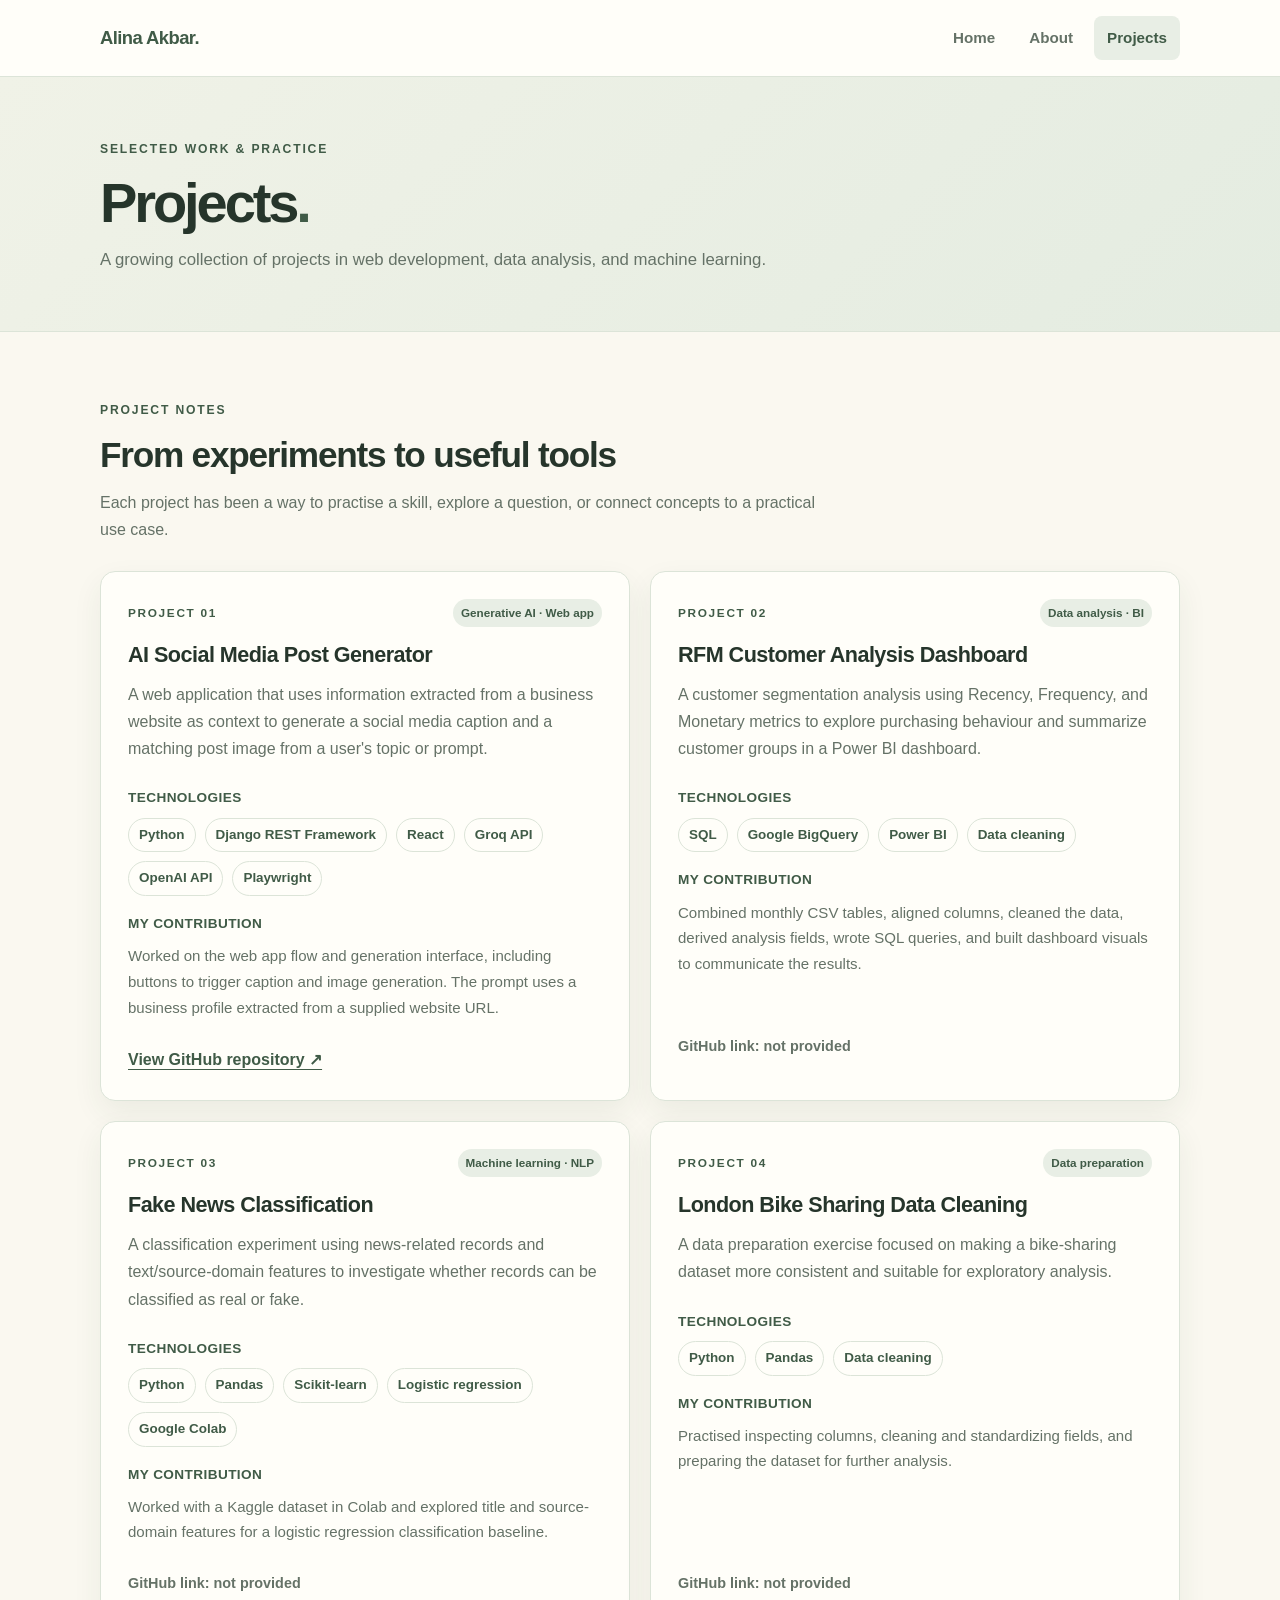
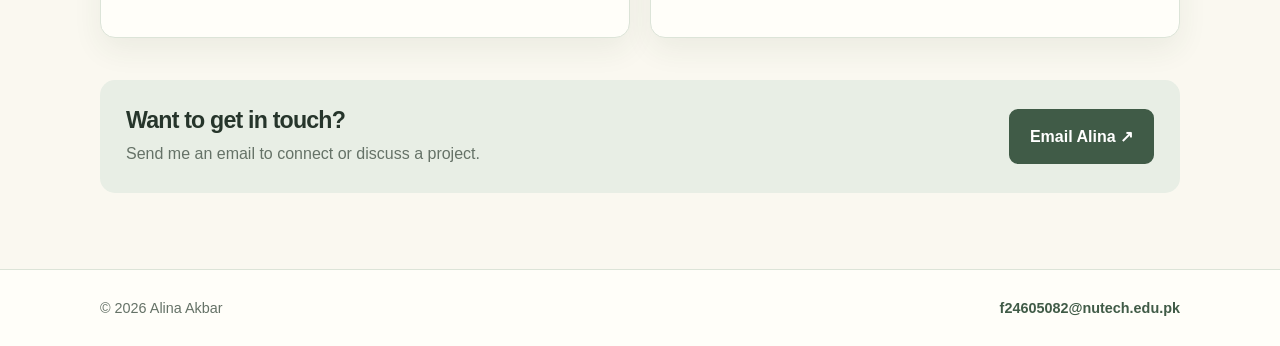
<file: projects.html>
<!DOCTYPE html>
<html lang="en">
<head>
    <meta charset="UTF-8">
    <meta name="viewport" content="width=device-width, initial-scale=1.0">
    <meta name="description" content="Selected software, data analysis, and machine learning projects by Alina Akbar.">
    <title>Alina Akbar | Projects</title>
    <link rel="stylesheet" href="style.css">
</head>
<body>
    <header class="site-header">
        <div class="container header-inner">
            <a class="brand" href="index.html">Alina Akbar<span class="brand-dot">.</span></a>
            <nav aria-label="Main navigation">
                <a href="index.html">Home</a>
                <a href="about.html">About</a>
                <a class="active" href="projects.html" aria-current="page">Projects</a>
            </nav>
        </div>
    </header>

    <main class="page-main">
        <section class="page-banner">
            <div class="container">
                <p class="eyebrow">SELECTED WORK &amp; PRACTICE</p>
                <h1>Projects<span class="brand-dot">.</span></h1>
                <p>A growing collection of projects in web development, data analysis, and machine learning.</p>
            </div>
        </section>

        <section class="section container">
            <div class="section-heading">
                <p class="eyebrow">PROJECT NOTES</p>
                <h2>From experiments to useful tools</h2>
                <p class="section-intro">Each project has been a way to practise a skill, explore a question, or connect concepts to a practical use case.</p>
            </div>

            <div class="projects-grid">
                <article class="project-card">
                    <div class="project-topline"><span class="project-number">PROJECT 01</span><span class="project-category">Generative AI · Web app</span></div>
                    <h2>AI Social Media Post Generator</h2>
                    <p>A web application that uses information extracted from a business website as context to generate a social media caption and a matching post image from a user's topic or prompt.</p>
                    <div class="project-detail"><h3>Technologies</h3><div class="tag-list"><span class="tag">Python</span><span class="tag">Django REST Framework</span><span class="tag">React</span><span class="tag">Groq API</span><span class="tag">OpenAI API</span><span class="tag">Playwright</span></div></div>
                    <div class="project-detail"><h3>My contribution</h3><p>Worked on the web app flow and generation interface, including buttons to trigger caption and image generation. The prompt uses a business profile extracted from a supplied website URL.</p></div>
                    <a class="project-link" href="https://github.com/Vesprr/social-media-posts-generator" target="_blank" rel="noopener noreferrer">View GitHub repository ↗</a>
                </article>

                <article class="project-card">
                    <div class="project-topline"><span class="project-number">PROJECT 02</span><span class="project-category">Data analysis · BI</span></div>
                    <h2>RFM Customer Analysis Dashboard</h2>
                    <p>A customer segmentation analysis using Recency, Frequency, and Monetary metrics to explore purchasing behaviour and summarize customer groups in a Power BI dashboard.</p>
                    <div class="project-detail"><h3>Technologies</h3><div class="tag-list"><span class="tag">SQL</span><span class="tag">Google BigQuery</span><span class="tag">Power BI</span><span class="tag">Data cleaning</span></div></div>
                    <div class="project-detail"><h3>My contribution</h3><p>Combined monthly CSV tables, aligned columns, cleaned the data, derived analysis fields, wrote SQL queries, and built dashboard visuals to communicate the results.</p></div>
                    <p class="project-link unavailable">GitHub link: not provided</p>
                </article>

                <article class="project-card">
                    <div class="project-topline"><span class="project-number">PROJECT 03</span><span class="project-category">Machine learning · NLP</span></div>
                    <h2>Fake News Classification</h2>
                    <p>A classification experiment using news-related records and text/source-domain features to investigate whether records can be classified as real or fake.</p>
                    <div class="project-detail"><h3>Technologies</h3><div class="tag-list"><span class="tag">Python</span><span class="tag">Pandas</span><span class="tag">Scikit-learn</span><span class="tag">Logistic regression</span><span class="tag">Google Colab</span></div></div>
                    <div class="project-detail"><h3>My contribution</h3><p>Worked with a Kaggle dataset in Colab and explored title and source-domain features for a logistic regression classification baseline.</p></div>
                    <p class="project-link unavailable">GitHub link: not provided</p>
                </article>

                <article class="project-card">
                    <div class="project-topline"><span class="project-number">PROJECT 04</span><span class="project-category">Data preparation</span></div>
                    <h2>London Bike Sharing Data Cleaning</h2>
                    <p>A data preparation exercise focused on making a bike-sharing dataset more consistent and suitable for exploratory analysis.</p>
                    <div class="project-detail"><h3>Technologies</h3><div class="tag-list"><span class="tag">Python</span><span class="tag">Pandas</span><span class="tag">Data cleaning</span></div></div>
                    <div class="project-detail"><h3>My contribution</h3><p>Practised inspecting columns, cleaning and standardizing fields, and preparing the dataset for further analysis.</p></div>
                    <p class="project-link unavailable">GitHub link: not provided</p>
                </article>
            </div>

            <aside class="contact-panel project-contact">
                <div><h2>Want to get in touch?</h2><p>Send me an email to connect or discuss a project.</p></div>
                <a class="button" href="mailto:f24605082@nutech.edu.pk">Email Alina ↗</a>
            </aside>
        </section>
    </main>

    <footer class="site-footer">
        <div class="container footer-inner">
            <p>© 2026 Alina Akbar</p>
            <a href="mailto:f24605082@nutech.edu.pk">f24605082@nutech.edu.pk</a>
        </div>
    </footer>
</body>
</html>
</file>
<file: style.css>
/* Shared stylesheet for Alina Akbar's three-page portfolio. */
:root {
    --sage: #718873;
    --sage-dark: #405b47;
    --sage-light: #e8eee5;
    --cream: #faf8f0;
    --paper: #fffef9;
    --ink: #26352b;
    --muted: #657267;
    --border: #dce4d8;
    --shadow: 0 12px 30px rgba(44, 65, 47, 0.07);
}
* { box-sizing: border-box; }
html { scroll-behavior: smooth; }
body { margin: 0; background: var(--cream); color: var(--ink); font-family: Arial, Helvetica, sans-serif; line-height: 1.7; }
a { color: var(--sage-dark); }
a:focus-visible { outline: 3px solid #b78a46; outline-offset: 4px; }
img { display: block; max-width: 100%; }
.container { width: min(1080px, calc(100% - 40px)); margin: 0 auto; }
.site-header { position: relative; z-index: 1; background: var(--paper); border-bottom: 1px solid var(--border); }
.header-inner { min-height: 76px; display: flex; align-items: center; justify-content: space-between; gap: 24px; }
.brand { color: var(--sage-dark); font-size: 1.15rem; font-weight: 800; letter-spacing: -0.03em; text-decoration: none; }
.brand-dot, h1 span { color: var(--sage-dark); }
nav { display: flex; align-items: center; gap: 8px; }
nav a { padding: 9px 13px; border-radius: 8px; color: var(--muted); font-size: .95rem; font-weight: 700; text-decoration: none; }
nav a:hover, nav a.active { background: var(--sage-light); color: var(--sage-dark); }
.hero { padding: 76px 0 72px; background: radial-gradient(ellipse at 85% 20%, rgba(194,210,185,.45), transparent 34%), linear-gradient(135deg,#f7f6eb 0%,#edf1e7 100%); border-bottom: 1px solid var(--border); }
.hero-layout { display: grid; grid-template-columns: 1.15fr .85fr; align-items: center; gap: 52px; }
.hero-copy { min-width: 0; }
.eyebrow { margin: 0 0 12px; color: var(--sage-dark); font-size: .76rem; font-weight: 800; letter-spacing: .15em; }
h1,h2,h3,p { margin-top: 0; }
h1 { margin-bottom: 12px; font-size: clamp(2.6rem,6vw,4.7rem); letter-spacing: -.055em; line-height: 1.12; }
.professional-headline { max-width: 650px; margin: 18px 0 14px; color: var(--sage-dark); font-size: clamp(1.25rem,3vw,1.7rem); line-height: 1.35; }
.intro { max-width: 680px; margin-bottom: 28px; color: var(--muted); font-size: 1.08rem; }
.hero-actions { display: flex; flex-wrap: wrap; align-items: center; gap: 18px; }
.button { display: inline-block; padding: 12px 19px; border: 2px solid var(--sage-dark); border-radius: 9px; background: var(--sage-dark); color: white; font-weight: 700; text-decoration: none; transition: background 160ms ease,transform 160ms ease; }
.button:hover { background: #304936; transform: translateY(-1px); }
.text-link { font-weight: 700; text-decoration-thickness: 1px; text-underline-offset: 4px; }
.quick-facts { display: flex; flex-wrap: wrap; gap: 9px; margin-top: 26px; }
.quick-facts span { padding: 5px 10px; border: 1px solid var(--border); border-radius: 999px; background: rgba(255,254,249,.65); color: var(--sage-dark); font-size: .84rem; font-weight: 700; }
.hero-art { margin: 0; }
.hero-art img { width: 100%; border-radius: 22px; filter: drop-shadow(0 15px 20px rgba(44,65,47,.08)); }
.art-caption { margin: 10px 6px 0; color: var(--muted); font-size: .85rem; text-align: center; }
.section { padding-top: 68px; padding-bottom: 76px; }
.section-heading { margin-bottom: 28px; }
.section-heading h2,.content-panel h2,.contact-panel h2 { margin-bottom: 0; font-size: clamp(1.65rem,3vw,2.2rem); letter-spacing: -.035em; line-height: 1.25; }
.section-intro { margin: 12px 0 0; color: var(--muted); max-width: 720px; }
.card-grid { display: grid; grid-template-columns: repeat(3,minmax(0,1fr)); gap: 18px; }
.card { padding: 24px; border: 1px solid var(--border); border-radius: 15px; background: var(--paper); box-shadow: var(--shadow); }
.card-symbol { display: grid; width: 43px; height: 43px; margin-bottom: 17px; place-items: center; border-radius: 12px; background: var(--sage-light); color: var(--sage-dark); font-size: 1.2rem; font-weight: 800; }
.card h3 { margin-bottom: 8px; font-size: 1.05rem; }
.card p { margin-bottom: 0; color: var(--muted); font-size: .94rem; }
.closing-strip { border-top: 1px solid var(--border); background: #f0f2e7; }
.closing-inner { display: flex; align-items: center; justify-content: space-between; gap: 20px; padding-top: 23px; padding-bottom: 23px; }
.closing-inner p { margin: 0; font-weight: 700; }
.page-main { min-height: 70vh; }
.page-banner { padding: 62px 0 56px; background: linear-gradient(135deg,#f0f2e7,#e4ece1); border-bottom: 1px solid var(--border); }
.page-banner h1 { font-size: clamp(2.4rem,5vw,3.5rem); }
.page-banner p:last-child { margin-bottom: 0; color: var(--muted); font-size: 1.05rem; }
.content-narrow { max-width: 900px; }
.content-panel,.education-card { padding: 30px; border: 1px solid var(--border); border-radius: 15px; background: var(--paper); box-shadow: var(--shadow); }
.content-panel h2 { margin-bottom: 16px; }
.content-panel p { color: var(--muted); }
.content-panel p:last-child { margin-bottom: 0; }
.about-intro { display: grid; grid-template-columns: 1fr .65fr; align-items: center; gap: 28px; }
.about-intro img { width: 100%; border-radius: 13px; background: var(--sage-light); }
.subsection { margin-top: 46px; }
.compact-heading { margin-bottom: 22px; }
.compact-heading h2 { font-size: clamp(1.55rem,3vw,2rem); }
.education-card { display: grid; grid-template-columns: 58px 1fr; gap: 20px; }
.education-marker { display: grid; width: 54px; height: 54px; place-items: center; border-radius: 14px; background: var(--sage-light); color: var(--sage-dark); font-weight: 800; }
.education-card h3 { margin-bottom: 5px; font-size: 1.25rem; }
.education-card p { color: var(--muted); }
.institution { margin-bottom: 10px; color: var(--sage-dark) !important; font-weight: 700; }
.tag-list { display: flex; flex-wrap: wrap; gap: 9px; }
.tag { display: inline-block; padding: 5px 10px; border: 1px solid var(--border); border-radius: 999px; background: var(--paper); color: var(--sage-dark); font-size: .84rem; font-weight: 700; }
.note { margin-top: 18px; color: var(--muted); font-size: .9rem; }
.interests-grid { grid-template-columns: repeat(2,minmax(0,1fr)); }
.interests-grid .card { box-shadow: none; }
.projects-grid { display: grid; grid-template-columns: repeat(2,minmax(0,1fr)); gap: 20px; align-items: stretch; }
.project-card { display: flex; flex-direction: column; align-items: flex-start; padding: 27px; border: 1px solid var(--border); border-radius: 15px; background: var(--paper); box-shadow: var(--shadow); }
.project-topline { display: flex; flex-wrap: wrap; align-items: center; justify-content: space-between; gap: 8px; width: 100%; margin-bottom: 14px; }
.project-number { color: var(--sage-dark); font-size: .74rem; font-weight: 800; letter-spacing: .14em; }
.project-category { padding: 4px 8px; border-radius: 999px; background: var(--sage-light); color: var(--sage-dark); font-size: .73rem; font-weight: 700; }
.project-card h2 { margin-bottom: 12px; font-size: 1.35rem; line-height: 1.3; letter-spacing: -.025em; }
.project-card > p { color: var(--muted); }
.project-detail { width: 100%; margin-top: 8px; }
.project-detail h3 { margin-bottom: 8px; color: var(--sage-dark); font-size: .85rem; letter-spacing: .03em; text-transform: uppercase; }
.project-detail p { margin-bottom: 4px; color: var(--muted); font-size: .94rem; }
.project-card .tag-list { margin-bottom: 8px; }
.project-link { display: inline-block; margin-top: auto; padding-top: 22px; color: var(--sage-dark); font-weight: 800; text-decoration-thickness: 1px; text-underline-offset: 4px; }
.project-link:hover { text-decoration-thickness: 2px; }
.project-link.unavailable { color: var(--muted); font-size: .9rem; font-weight: 600; }
.project-contact { margin-top: 42px; }
.contact-panel { display: flex; align-items: center; justify-content: space-between; gap: 22px; padding: 26px; border-radius: 15px; background: var(--sage-light); }
.contact-panel h2 { margin-bottom: 5px; font-size: 1.45rem; }
.contact-panel p { margin-bottom: 0; color: var(--muted); }
.site-footer { border-top: 1px solid var(--border); background: var(--paper); }
.footer-inner { display: flex; min-height: 76px; align-items: center; justify-content: space-between; gap: 16px; }
.footer-inner p { margin-bottom: 0; color: var(--muted); font-size: .9rem; }
.footer-inner a { font-size: .9rem; font-weight: 700; text-decoration: none; }
.footer-inner a:hover { text-decoration: underline; }
@media (max-width: 800px) {
    .hero-layout { grid-template-columns: 1fr; gap: 32px; }
    .hero-art { max-width: 560px; }
    .card-grid { grid-template-columns: repeat(2,minmax(0,1fr)); }
    .about-intro { grid-template-columns: 1fr .7fr; }
    .hero { padding: 62px 0; }
}
@media (max-width: 560px) {
    .container { width: min(100% - 28px,1080px); }
    .header-inner { align-items: flex-start; flex-direction: column; gap: 10px; padding-top: 17px; padding-bottom: 14px; }
    nav { width: 100%; gap: 3px; }
    nav a { padding: 8px 10px; font-size: .88rem; }
    .hero { padding: 48px 0; }
    .section { padding-top: 48px; padding-bottom: 54px; }
    .card-grid,.interests-grid,.projects-grid { grid-template-columns: 1fr; }
    .card,.project-card { padding: 21px; }
    .page-banner { padding: 45px 0; }
    .content-panel,.education-card { padding: 22px; }
    .about-intro { grid-template-columns: 1fr; }
    .about-intro img { max-width: 360px; margin: 0 auto; }
    .education-card { grid-template-columns: 1fr; gap: 14px; }
    .contact-panel,.closing-inner { align-items: flex-start; flex-direction: column; padding: 22px; }
    .footer-inner { align-items: flex-start; flex-direction: column; justify-content: center; padding-top: 18px; padding-bottom: 18px; }
}
@media (prefers-reduced-motion: reduce) {
    html { scroll-behavior: auto; }
    *,*::before,*::after { transition-duration: .01ms !important; }
}
</file>
